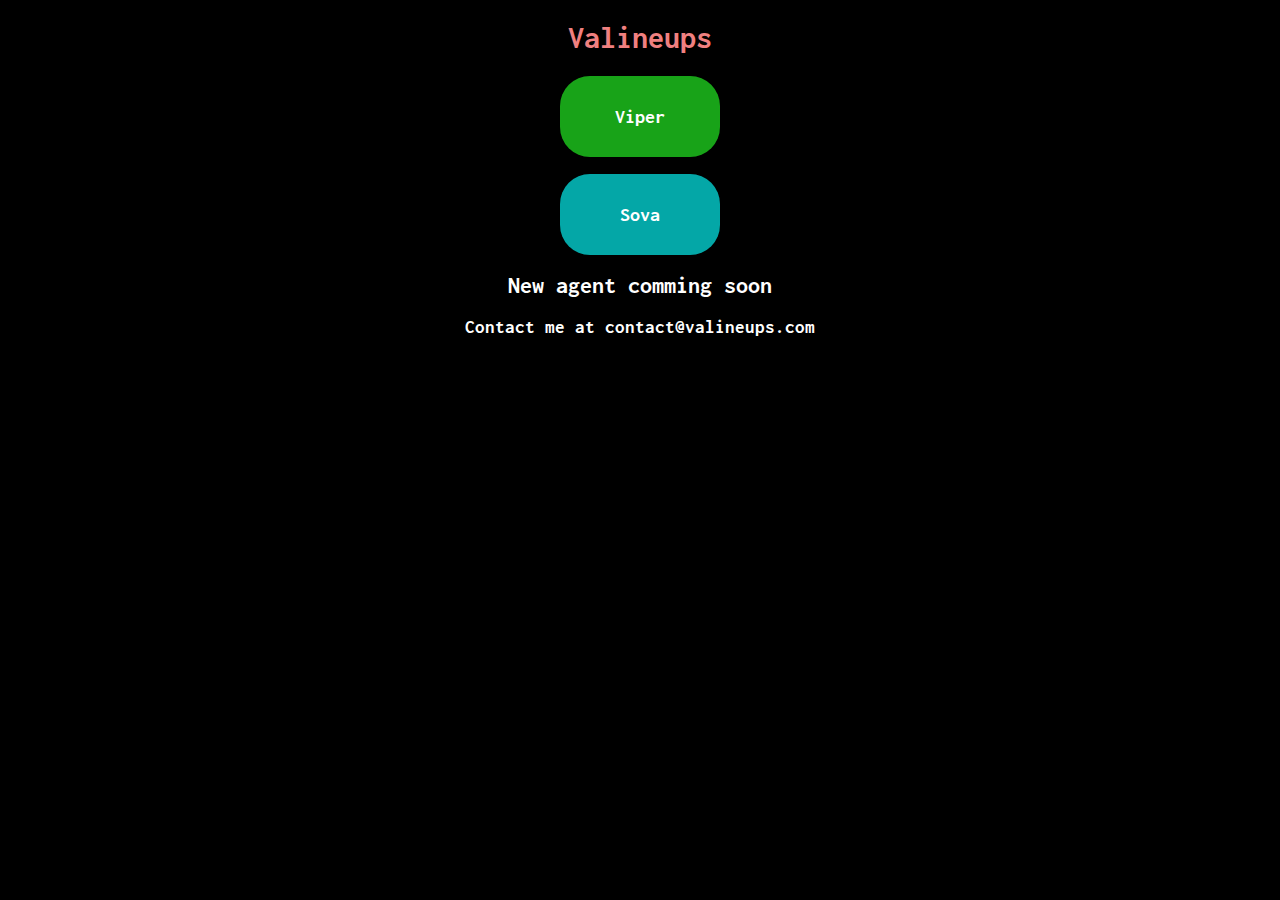
<file: index.html>
<!DOCTYPE html>
<html lang="en">
<head>
    <meta charset="UTF-8">
    <link rel="icon" href="./img/valineups.png" type="image/png">
    <link rel="stylesheet" href="style.css">
    <title>Valineups</title>
</head>
<body>
    <header>
        <h1><a href="./">Valineups</a></h1>
    </header>

    <nav>
        <h2><a id="viper" href="./viper">Viper</a></h2>
        <br>
        <h2><a id="sova" href="./sova">Sova</a></h2>
        <br>
        <h2>New agent comming soon</h2>
        <h3>Contact me at contact@valineups.com</h3>
    </nav>
</body>
</html>
</file>
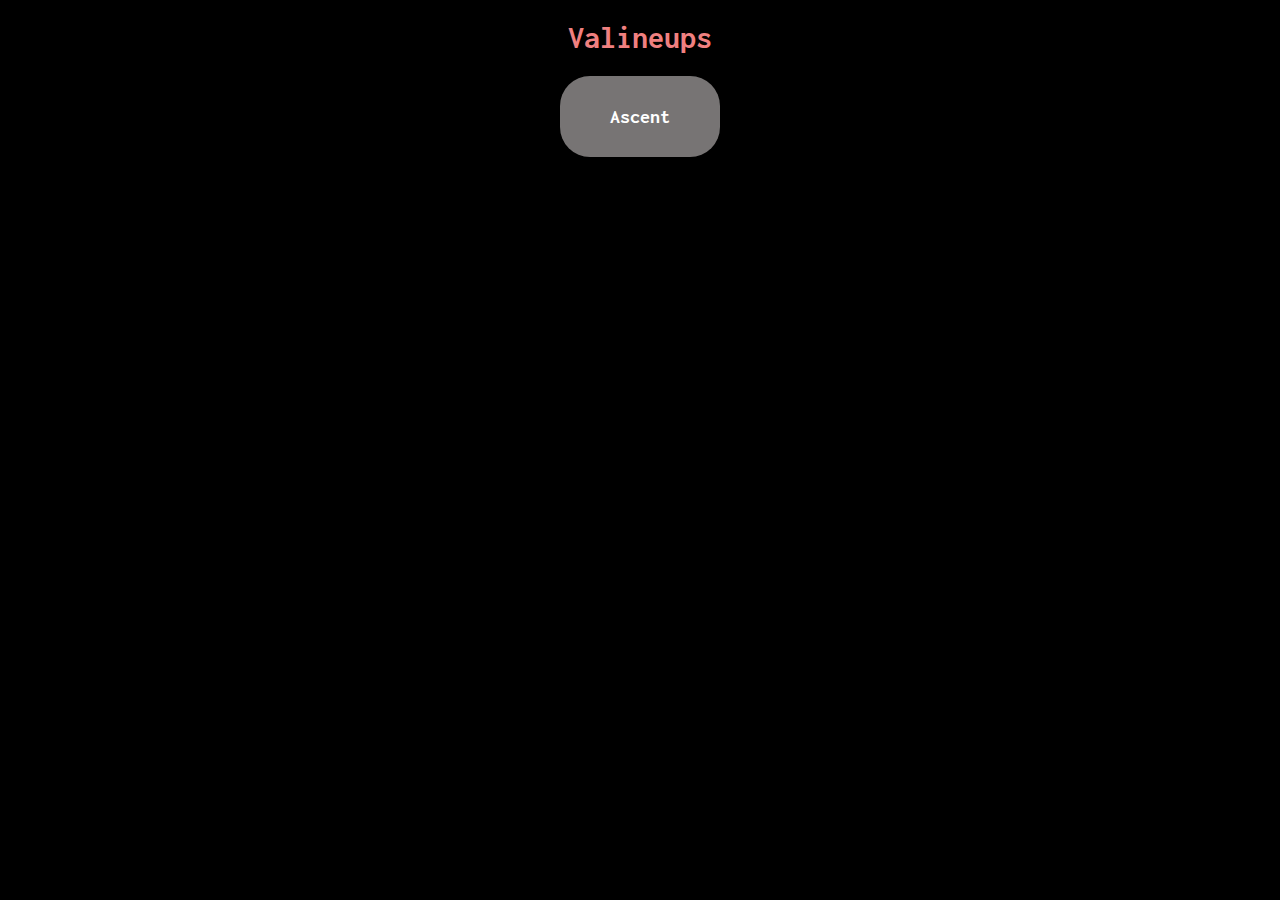
<file: sova/index.html>
<!DOCTYPE html>
<html lang="en">
<head>
    <meta charset="UTF-8">
    <link rel="icon" href="../img/valineups.png" type="image/png">
    <link rel="stylesheet" href="../style.css">
    <title>Valineups</title>
</head>
<body>
    <header>
        <h1><a href="../">Valineups</a></h1>
    </header>

    <nav>
        <h2><a id="ascent" href="./ascent">Ascent</a></h2>
    </nav>
</body>
</html>
</file>
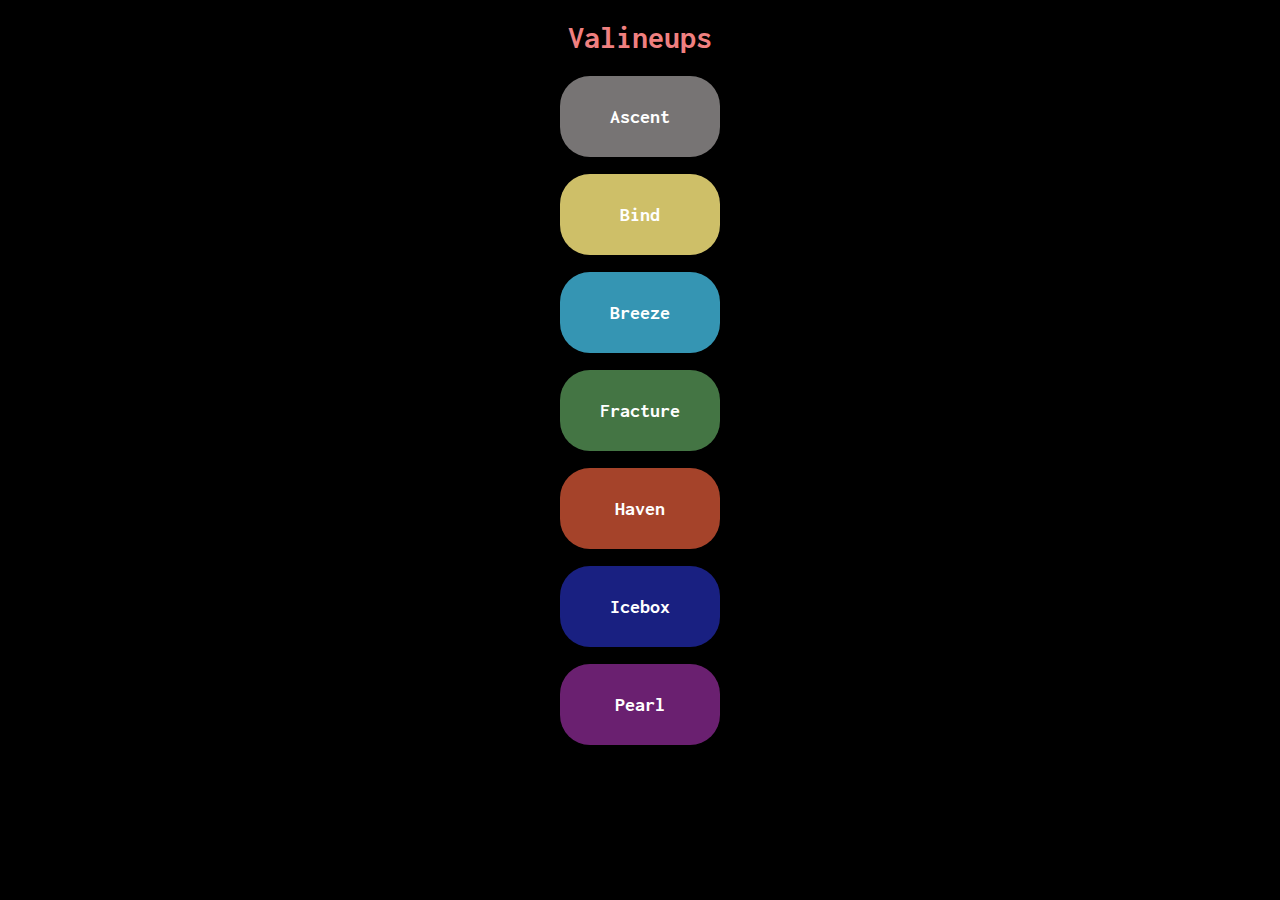
<file: viper/index.html>
<!DOCTYPE html>
<html lang="en">
<head>
    <meta charset="UTF-8">
    <link rel="icon" href="../img/valineups.png" type="image/png">
    <link rel="stylesheet" href="../style.css">
    <title>Valineups</title>
</head>
<body>
    <header>
        <h1><a href="../">Valineups</a></h1>
    </header>

    <nav>
        <h2><a id="ascent" href="./ascent">Ascent</a></h2>
        <br>
        <h2><a id="bind" href="./bind">Bind</a></h2>
        <br>
        <h2><a id="breeze" href="./breeze">Breeze</a></h2>
        <br>
        <h2><a id="fracture" href="./fracture">Fracture</a></h2>
        <br>
        <h2><a id="haven" href="./haven">Haven</a></h2>
        <br>
        <h2><a id="icebox" href="./icebox">Icebox</a></h2>
        <br>
        <h2><a id="pearl" href="./pearl">Pearl</a></h2>
    </nav>
</body>
</html>
</file>
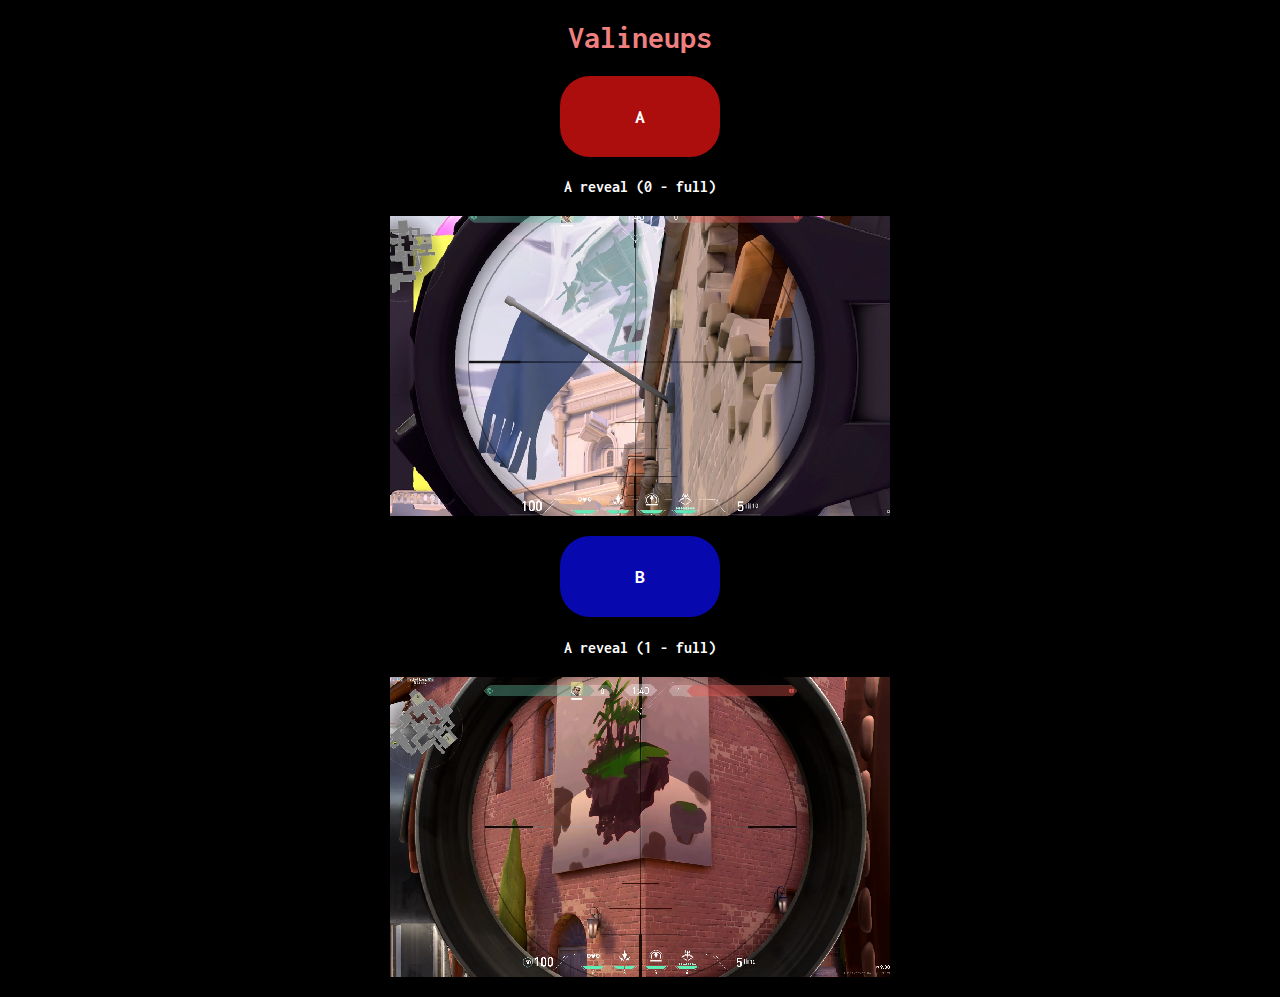
<file: sova/ascent/index.html>
<!DOCTYPE html>
<html lang="en">
<head>
    <meta charset="UTF-8">
    <link rel="icon" href="../../img/valineups.png" type="image/png">
    <link rel="stylesheet" href="../../style.css">
    <link rel="stylesheet" href="./style.css">
    <title>Valineups</title>
</head>
<body>
    <header>
        <h1><a href="../../">Valineups</a></h1>
    </header>

    <nav>
        <h3 id="a" class="site">A</h3>
        <h4>A reveal (0 - full)</h4>
        <div id="ascent-a-1" class="center"></div>
        <h3 id="b" class="site">B</h3>
        <h4>A reveal (1 - full)</h4>
        <div id="ascent-b-1" class="center"></div>
    </nav>
</body>
</html>
</file>
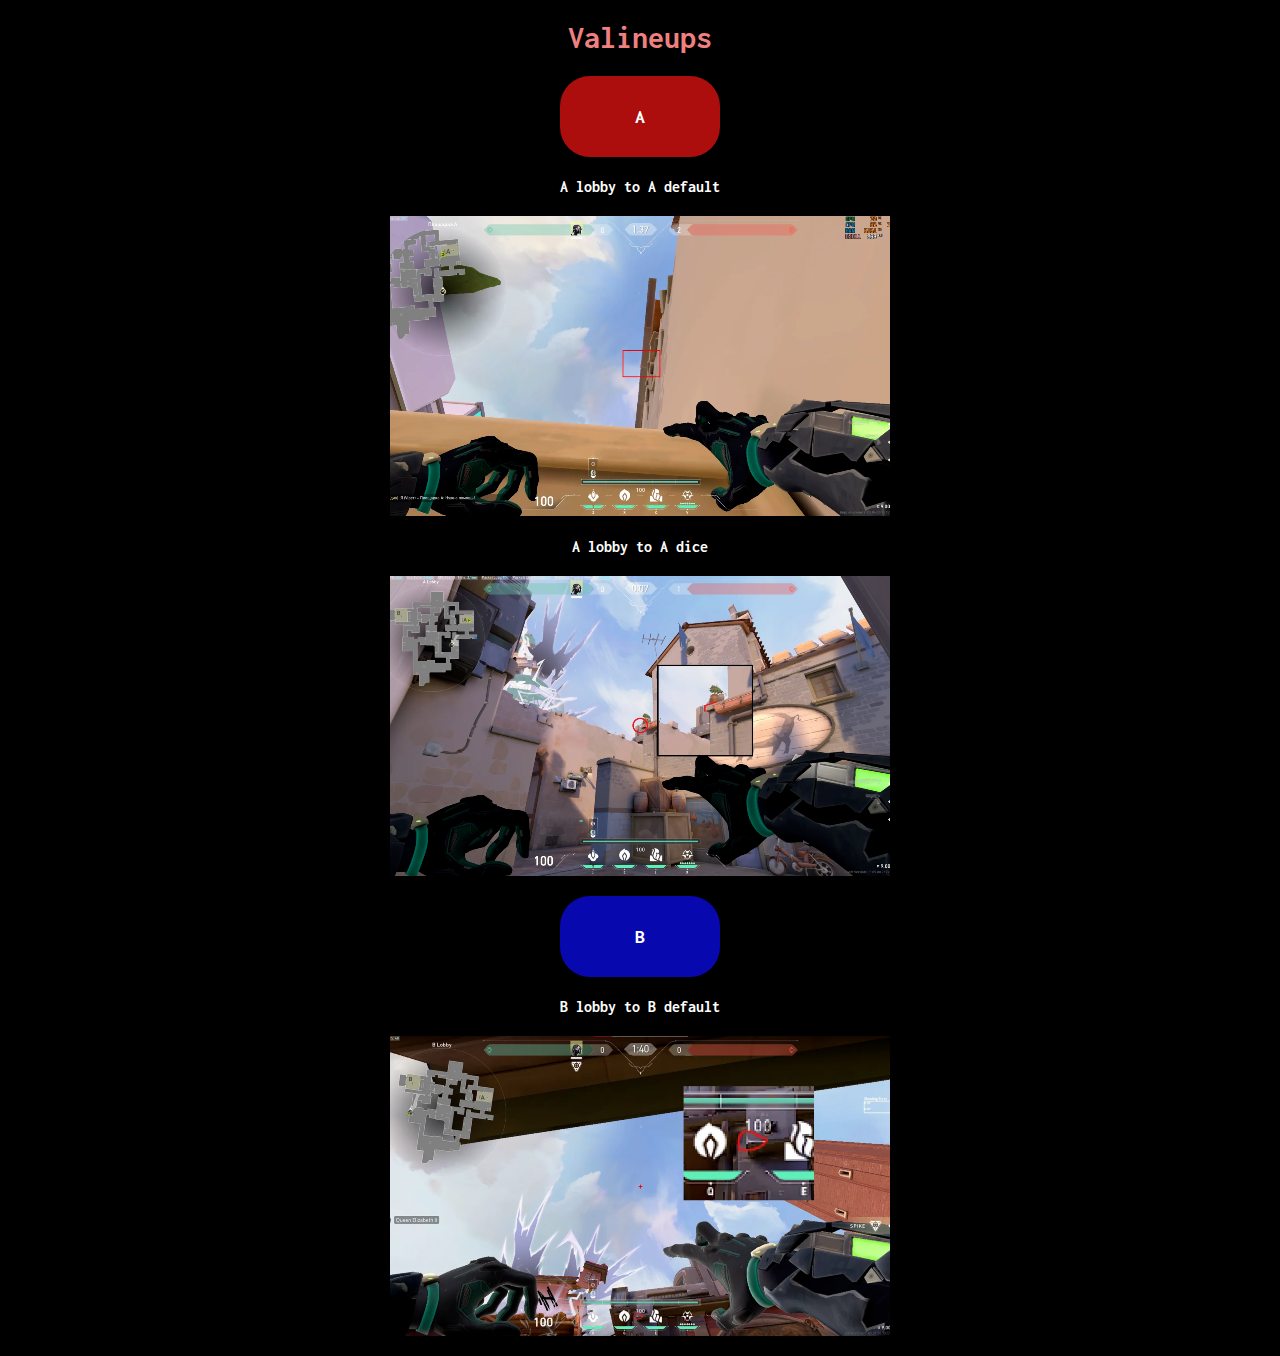
<file: viper/ascent/index.html>
<!DOCTYPE html>
<html lang="en">
<head>
    <meta charset="UTF-8">
    <link rel="icon" href="../../img/valineups.png" type="image/png">
    <link rel="stylesheet" href="../../style.css">
    <link rel="stylesheet" href="./style.css">
    <title>Valineups</title>
</head>
<body>
    <header>
        <h1><a href="../../">Valineups</a></h1>
    </header>

    <nav>
        <h3 id="a" class="site">A</h3>
        <h4>A lobby to A default</h4>
        <div id="ascent-a-1" class="center"></div>
        <h4>A lobby to A dice</h4>
        <div id="ascent-a-2" class="center"></div>
        <h3 id="b" class="site">B</h3>
        <h4>B lobby to B default</h4>
        <div id="ascent-b-1" class="center"></div>
    </nav>
</body>
</html>
</file>
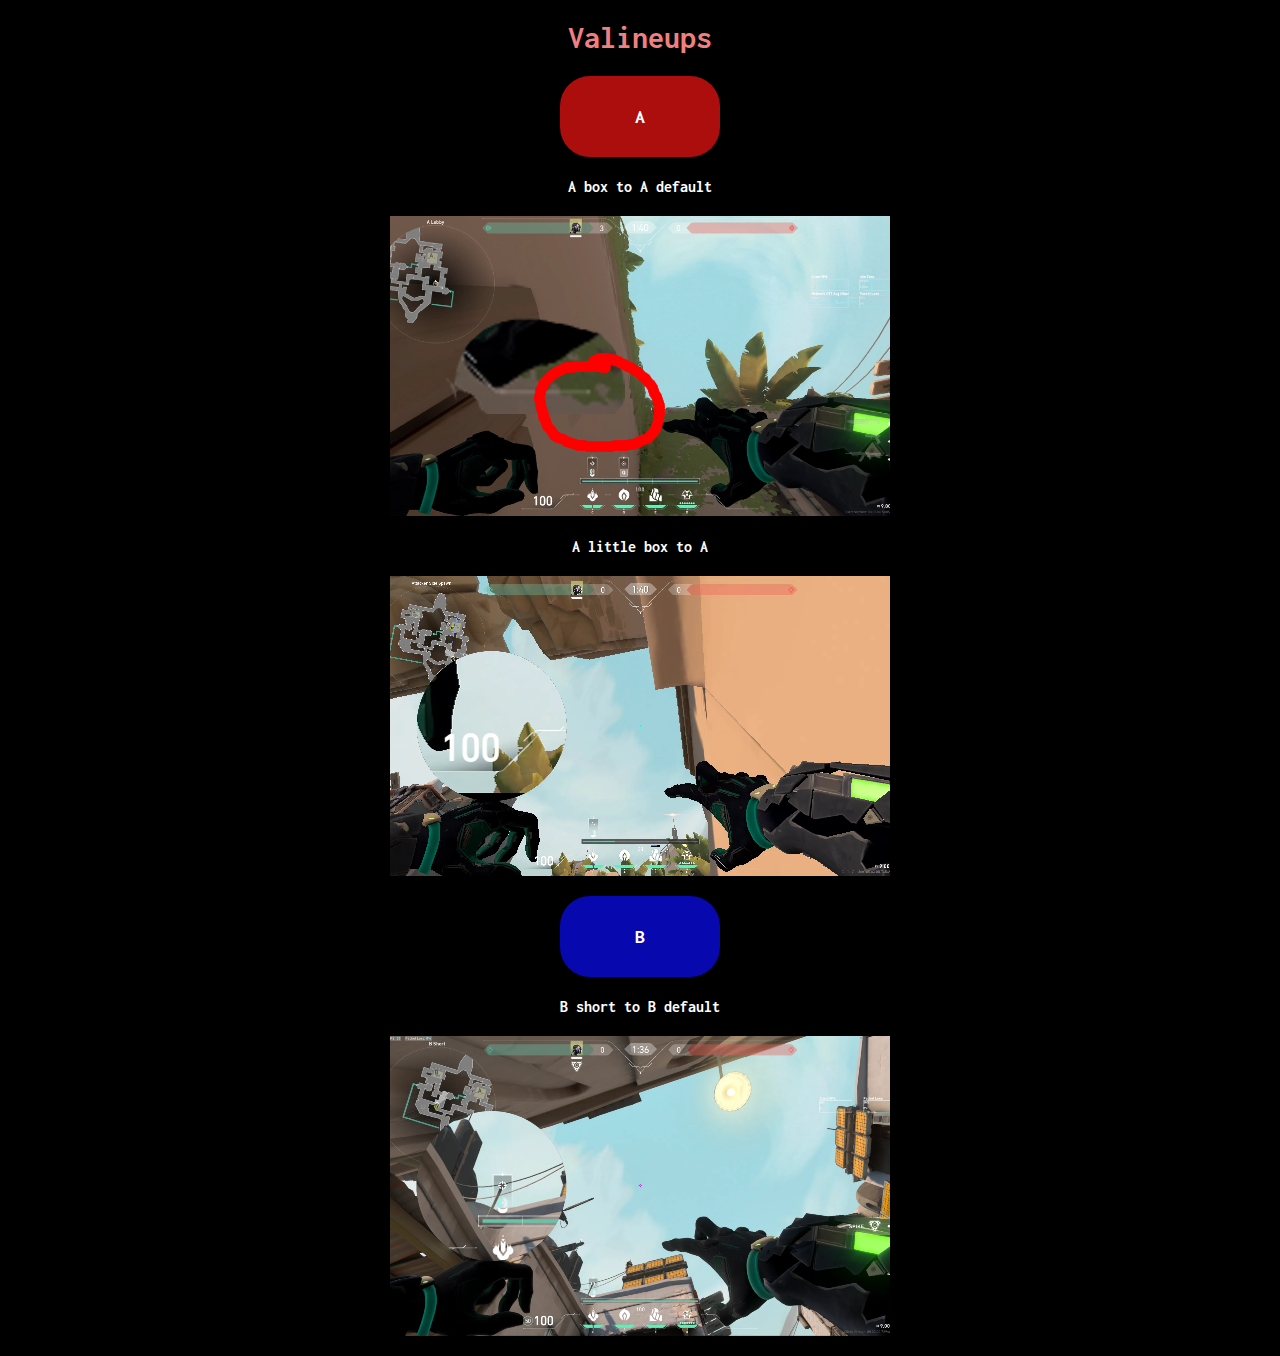
<file: viper/bind/index.html>
<!DOCTYPE html>
<html lang="en">
<head>
    <meta charset="UTF-8">
    <link rel="icon" href="../../img/valineups.png" type="image/png">
    <link rel="stylesheet" href="../../style.css">
    <link rel="stylesheet" href="./style.css">
    <title>Valineups</title>
</head>
<body>
    <header>
        <h1><a href="../../">Valineups</a></h1>
    </header>

    <nav>
        <h3 id="a" class="site">A</h3>
        <h4>A box to A default</h4>
        <div id="bind-a-1" class="center"></div>
        <h4>A little box to A</h4>
        <div id="bind-a-2" class="center"></div>
        <h3 id="b" class="site">B</h3>
        <h4>B short to B default</h4>
        <div id="bind-b-1" class="center"></div>
    </nav>
</body>
</html>
</file>
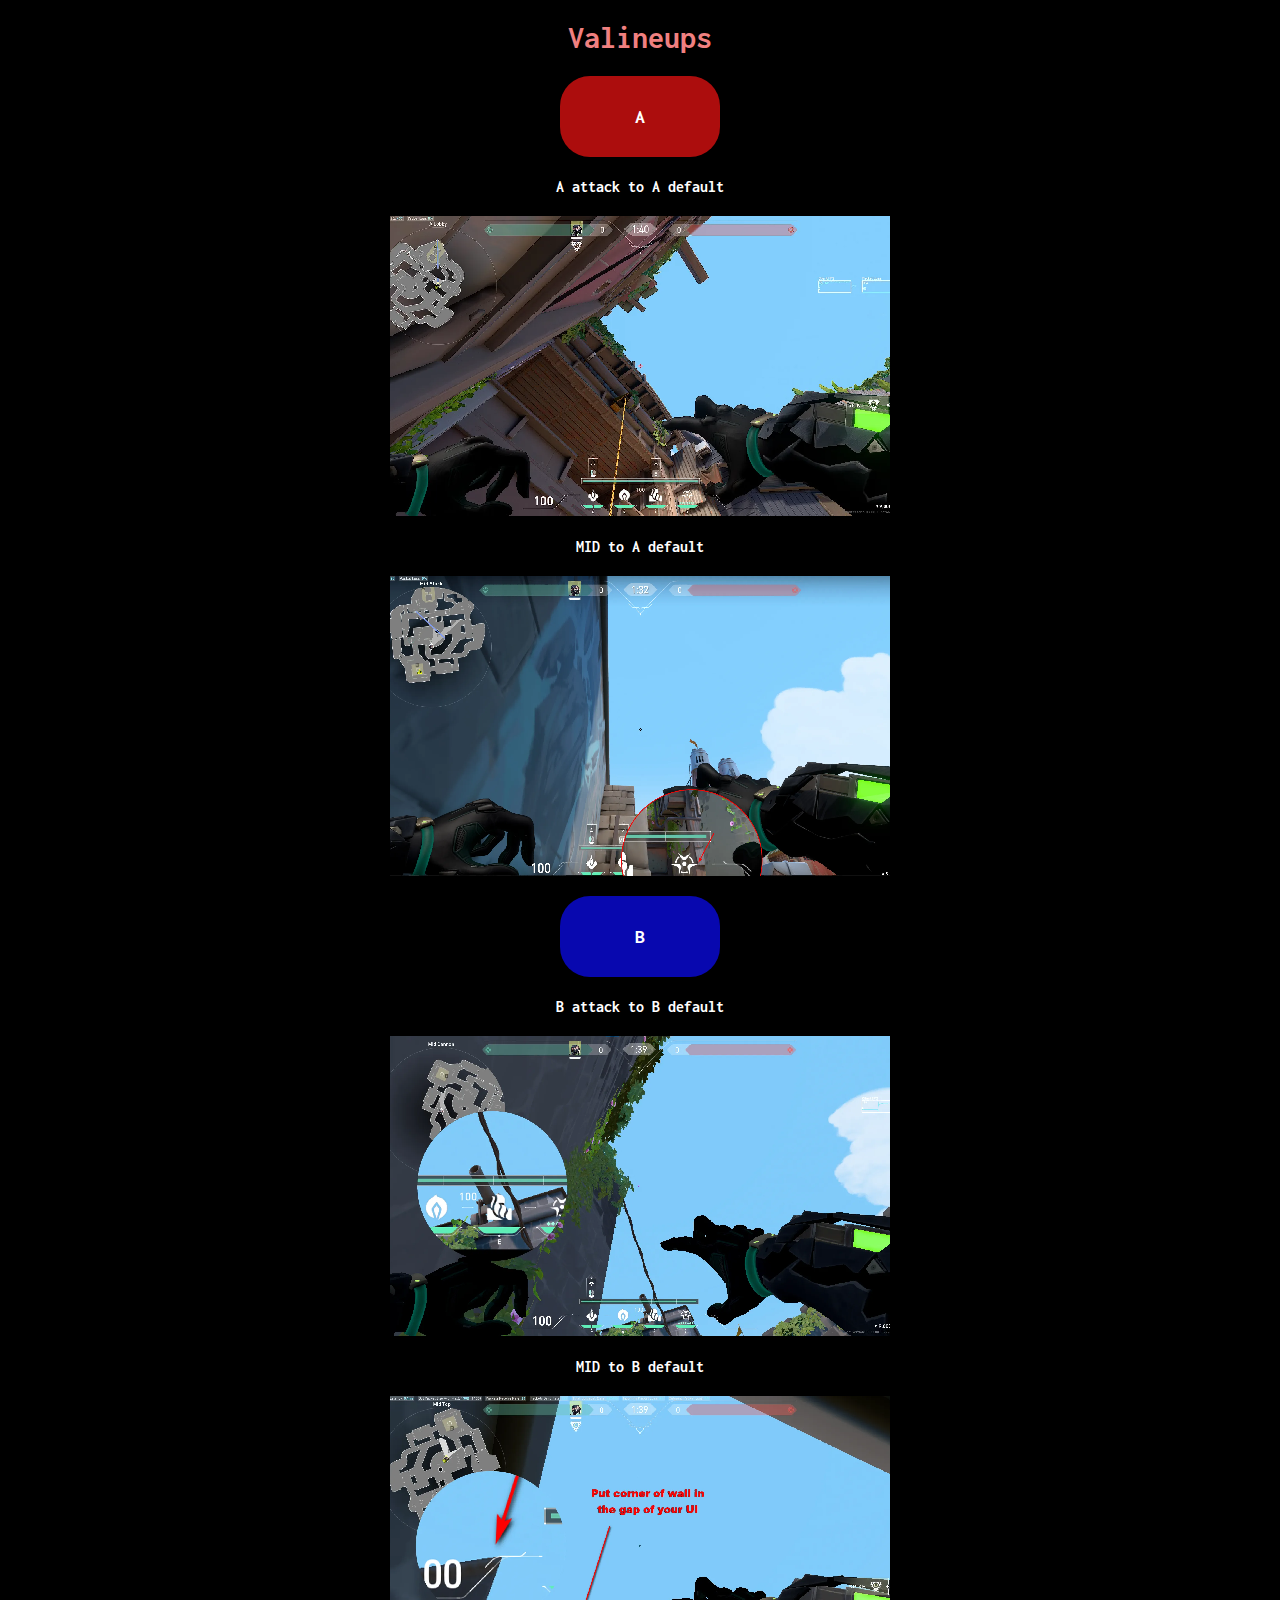
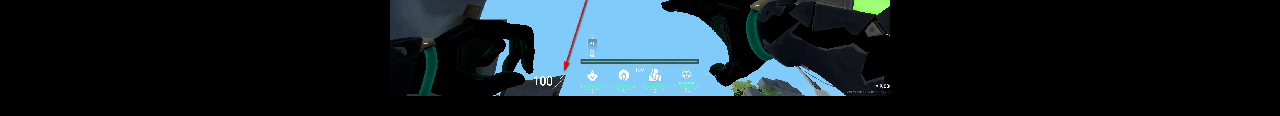
<file: viper/breeze/index.html>
<!DOCTYPE html>
<html lang="en">
<head>
    <meta charset="UTF-8">
    <link rel="icon" href="../../img/valineups.png" type="image/png">
    <link rel="stylesheet" href="../../style.css">
    <link rel="stylesheet" href="./style.css">
    <title>Valineups</title>
</head>
<body>
    <header>
        <h1><a href="../../">Valineups</a></h1>
    </header>

    <nav>
        <h3 id="a" class="site">A</h3>
        <h4>A attack to A default</h4>
        <div id="breeze-a-1" class="center"></div>
        <h4>MID to A default</h4>
        <div id="breeze-a-2" class="center"></div>
        <h3 id="b" class="site">B</h3>
        <h4>B attack to B default</h4>
        <div id="breeze-b-1" class="center"></div>
        <h4>MID to B default</h4>
        <div id="breeze-b-2" class="center"></div>
    </nav>
</body>
</html>
</file>
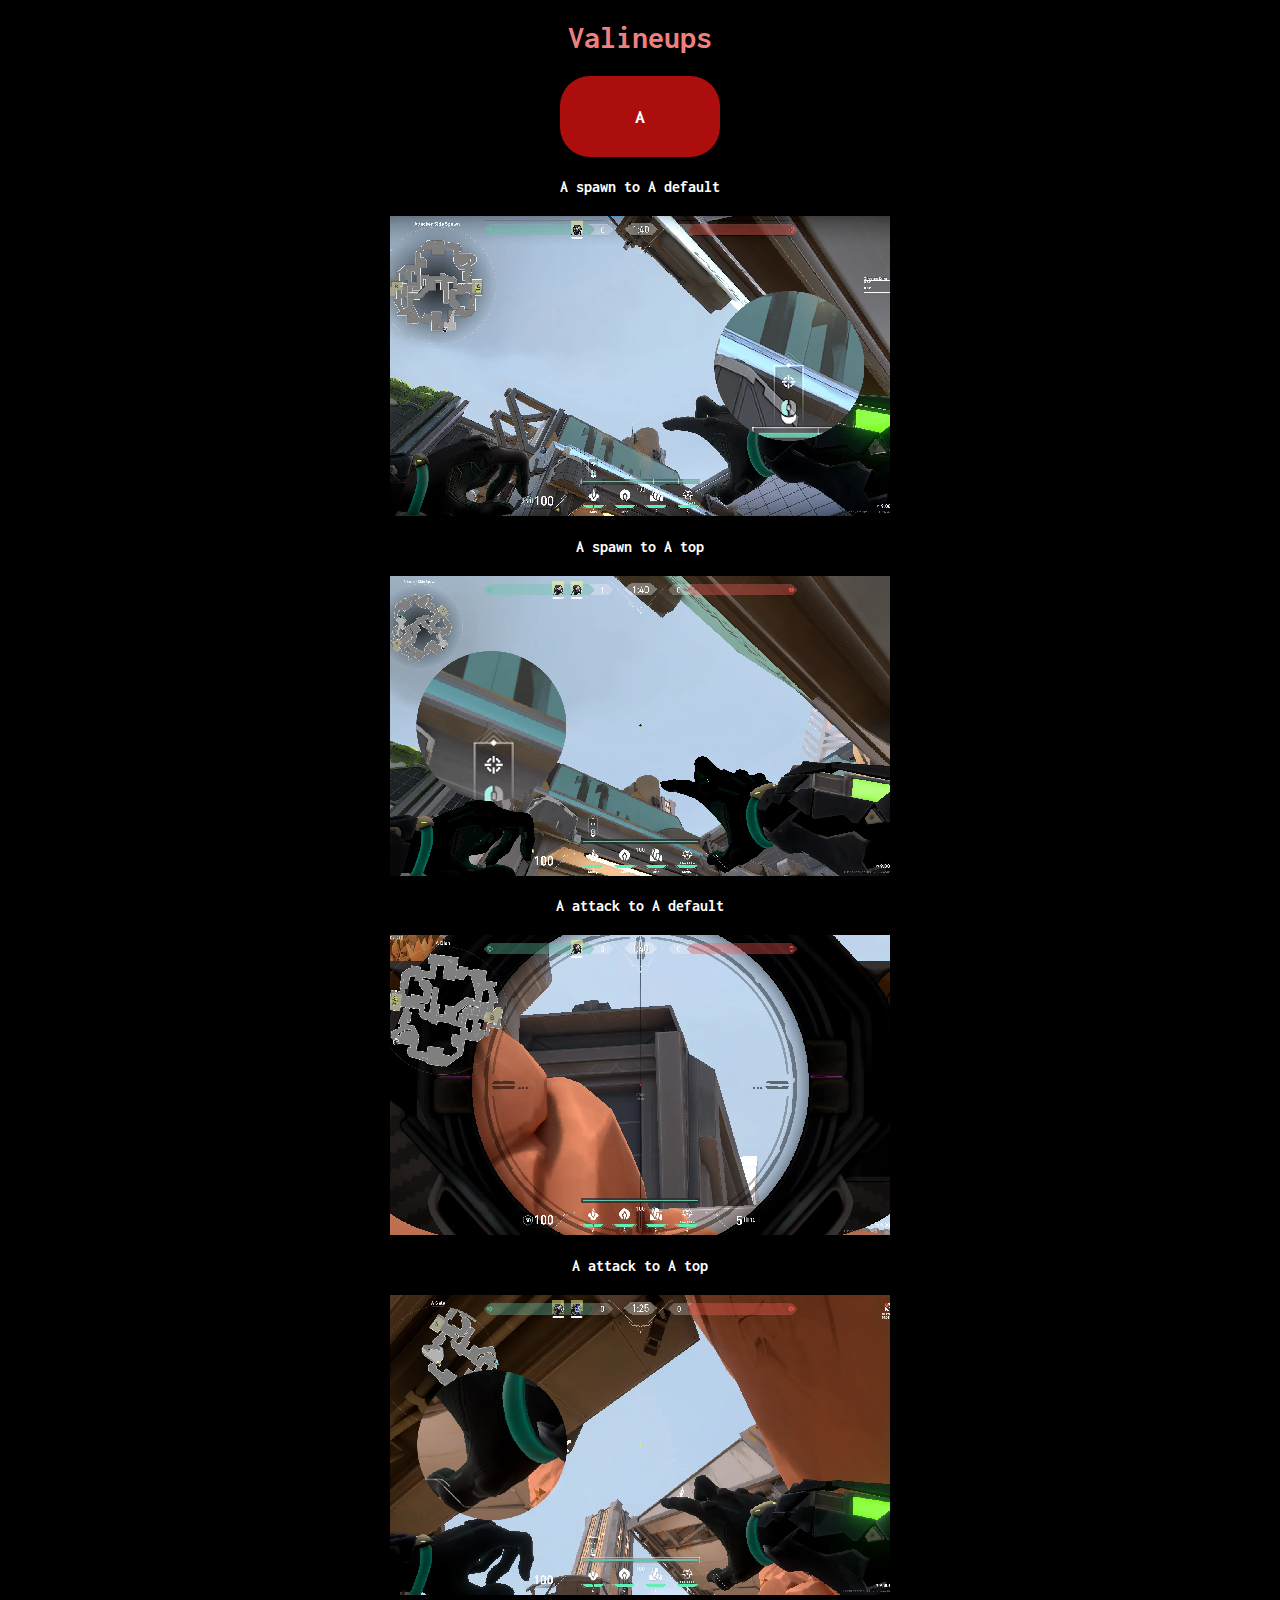
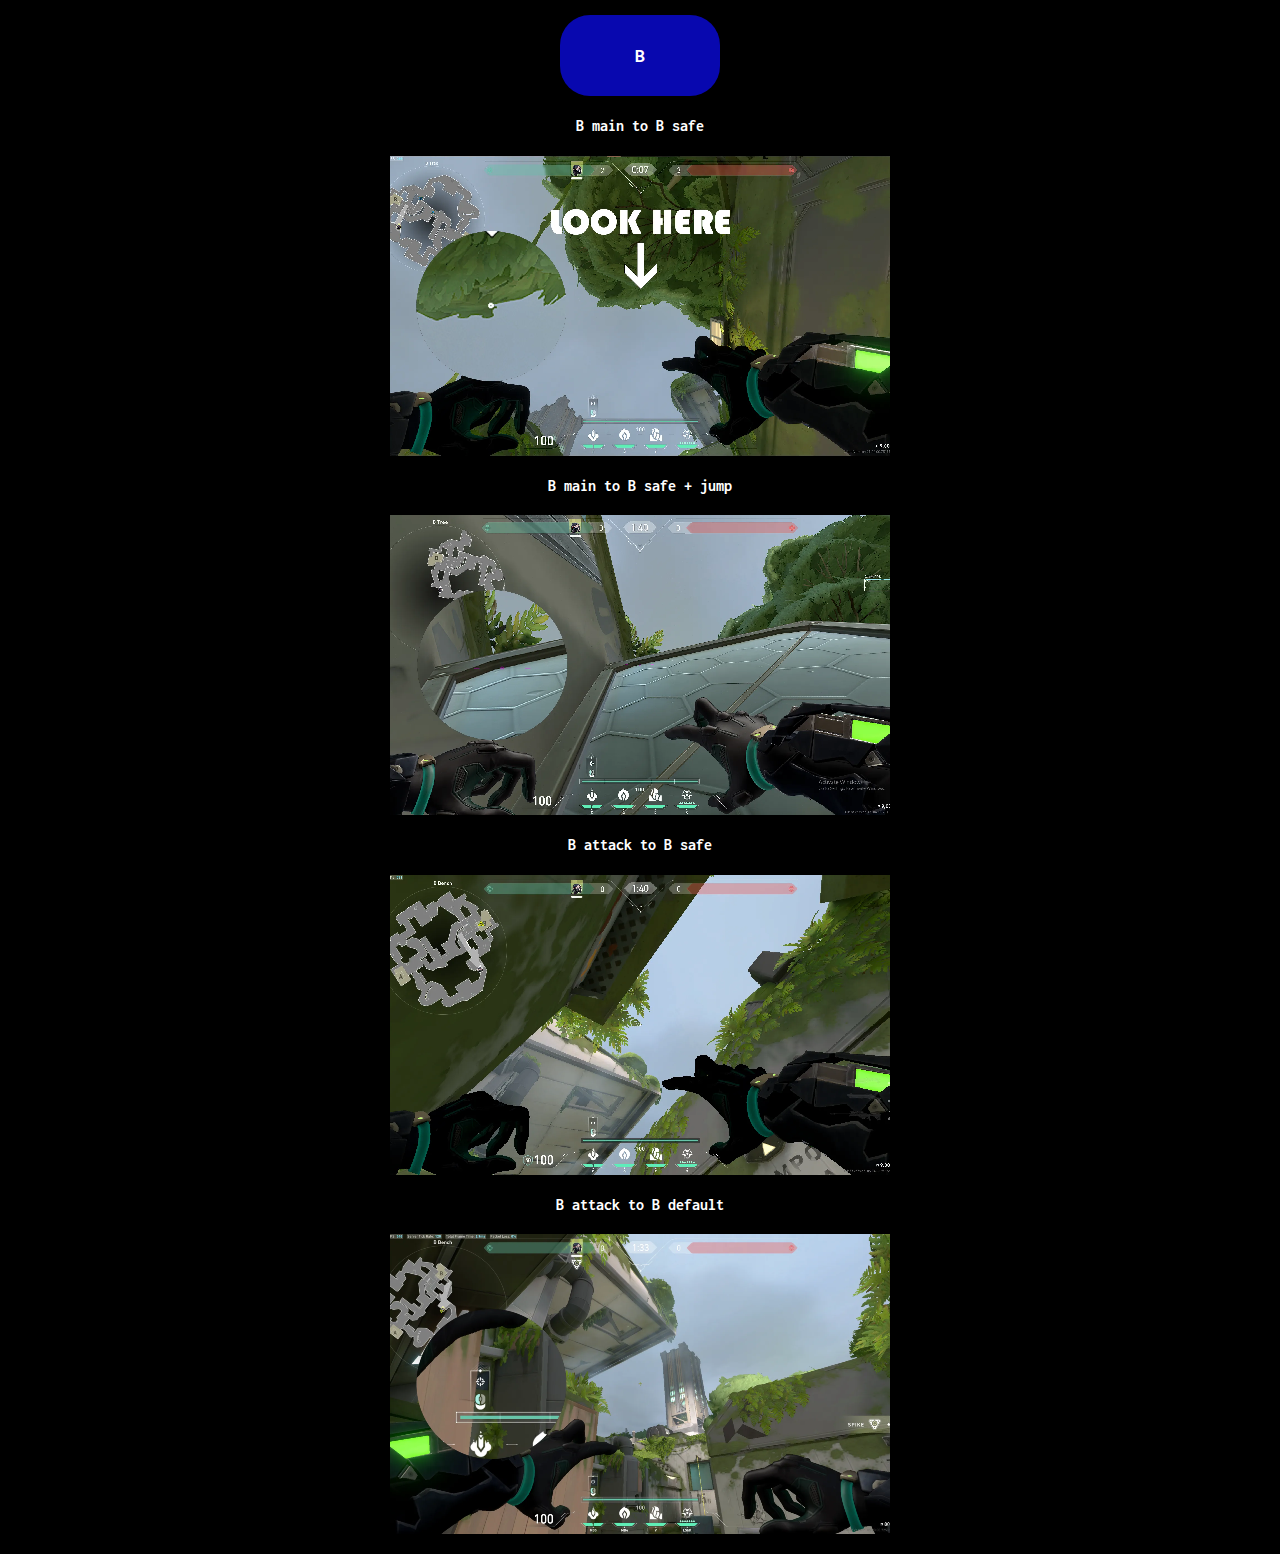
<file: viper/fracture/index.html>
<!DOCTYPE html>
<html lang="en">
<head>
    <meta charset="UTF-8">
    <link rel="icon" href="../../img/valineups.png" type="image/png">
    <link rel="stylesheet" href="../../style.css">
    <link rel="stylesheet" href="./style.css">
    <title>Valineups</title>
</head>
<body>
    <header>
        <h1><a href="../../">Valineups</a></h1>
    </header>

    <nav>
        <h3 id="a" class="site">A</h3>
        <h4>A spawn to A default</h4>
        <div id="fracture-a-1" class="center"></div>
        <h4>A spawn to A top</h4>
        <div id="fracture-a-2" class="center"></div>
        <h4>A attack to A default</h4>
        <div id="fracture-a-3" class="center"></div>
        <h4>A attack to A top</h4>
        <div id="fracture-a-4" class="center"></div>
        <h3 id="b" class="site">B</h3>
        <h4>B main to B safe</h4>
        <div id="fracture-b-1" class="center"></div>
        <h4>B main to B safe + jump</h4>
        <div id="fracture-b-2" class="center"></div>
        <h4>B attack to B safe</h4>
        <div id="fracture-b-3" class="center"></div>
        <h4>B attack to B default</h4>
        <div id="fracture-b-4" class="center"></div>
    </nav>
</body>
</html>
</file>
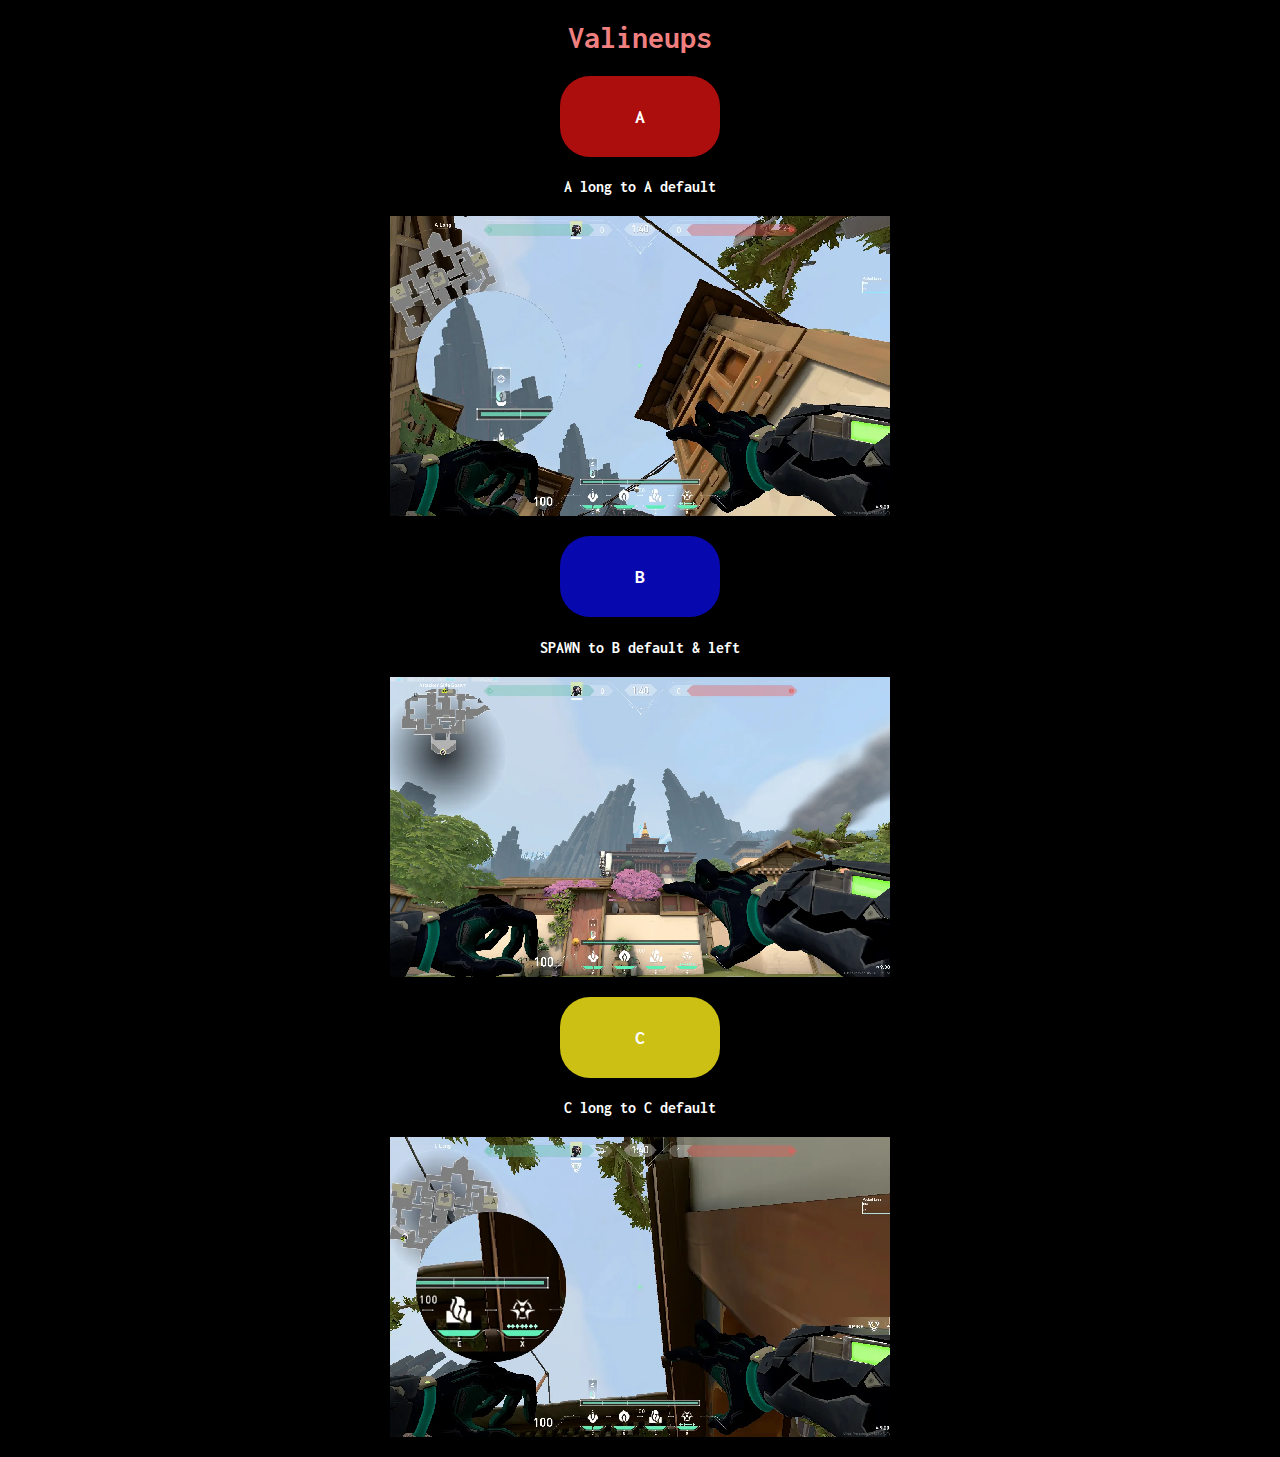
<file: viper/haven/index.html>
<!DOCTYPE html>
<html lang="en">
<head>
    <meta charset="UTF-8">
    <link rel="icon" href="../../img/valineups.png" type="image/png">
    <link rel="stylesheet" href="../../style.css">
    <link rel="stylesheet" href="./style.css">
    <title>Valineups</title>
</head>
<body>
    <header>
        <h1><a href="../../">Valineups</a></h1>
    </header>

    <nav>
        <h3 id="a" class="site">A</h3>
        <h4>A long to A default</h4>
        <div id="haven-a-1" class="center"></div>
        <h3 id="b" class="site">B</h3>
        <h4>SPAWN to B default & left</h4>
        <div id="haven-b-1" class="center"></div>
        <h3 id="c" class="site">C</h3>
        <h4>C long to C default</h4>
        <div id="haven-c-1" class="center"></div>
    </nav>
</body>
</html>
</file>
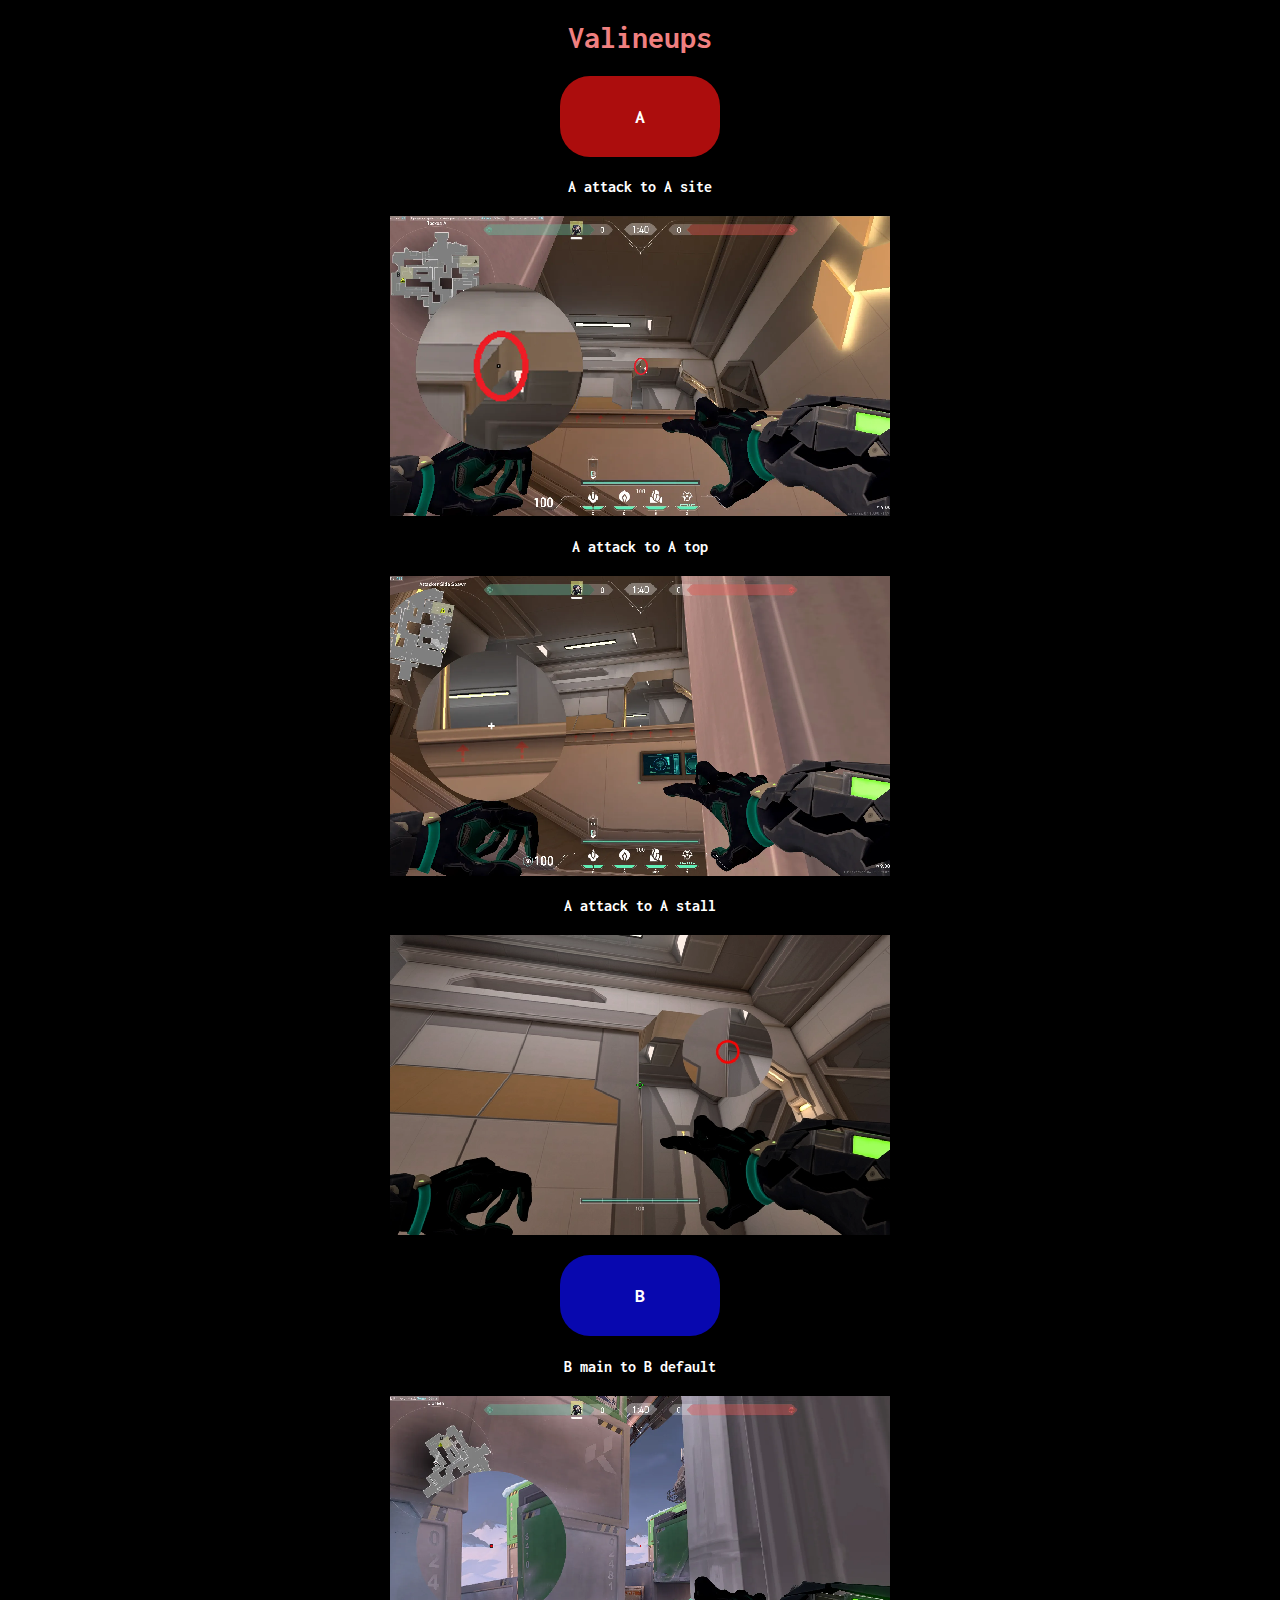
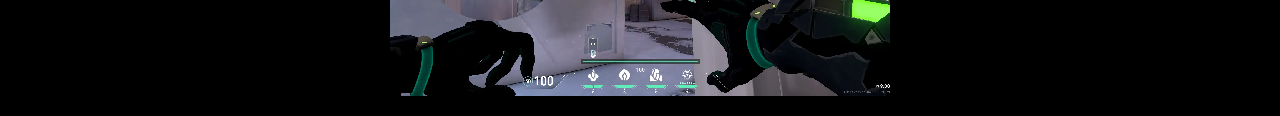
<file: viper/icebox/index.html>
<!DOCTYPE html>
<html lang="en">
<head>
    <meta charset="UTF-8">
    <link rel="icon" href="../../img/valineups.png" type="image/png">
    <link rel="stylesheet" href="../../style.css">
    <link rel="stylesheet" href="./style.css">
    <title>Valineups</title>
</head>
<body>
    <header>
        <h1><a href="../../">Valineups</a></h1>
    </header>

    <nav>
        <h3 id="a" class="site">A</h3>
        <h4>A attack to A site</h4>
        <div id="icebox-a-1" class="center"></div>
        <h4>A attack to A top</h4>
        <div id="icebox-a-2" class="center"></div>
        <h4>A attack to A stall</h4>
        <div id="icebox-a-3" class="center"></div>
        <h3 id="b" class="site">B</h3>
        <h4>B main to B default</h4>
        <div id="icebox-b-1" class="center"></div>
    </nav>
</body>
</html>
</file>
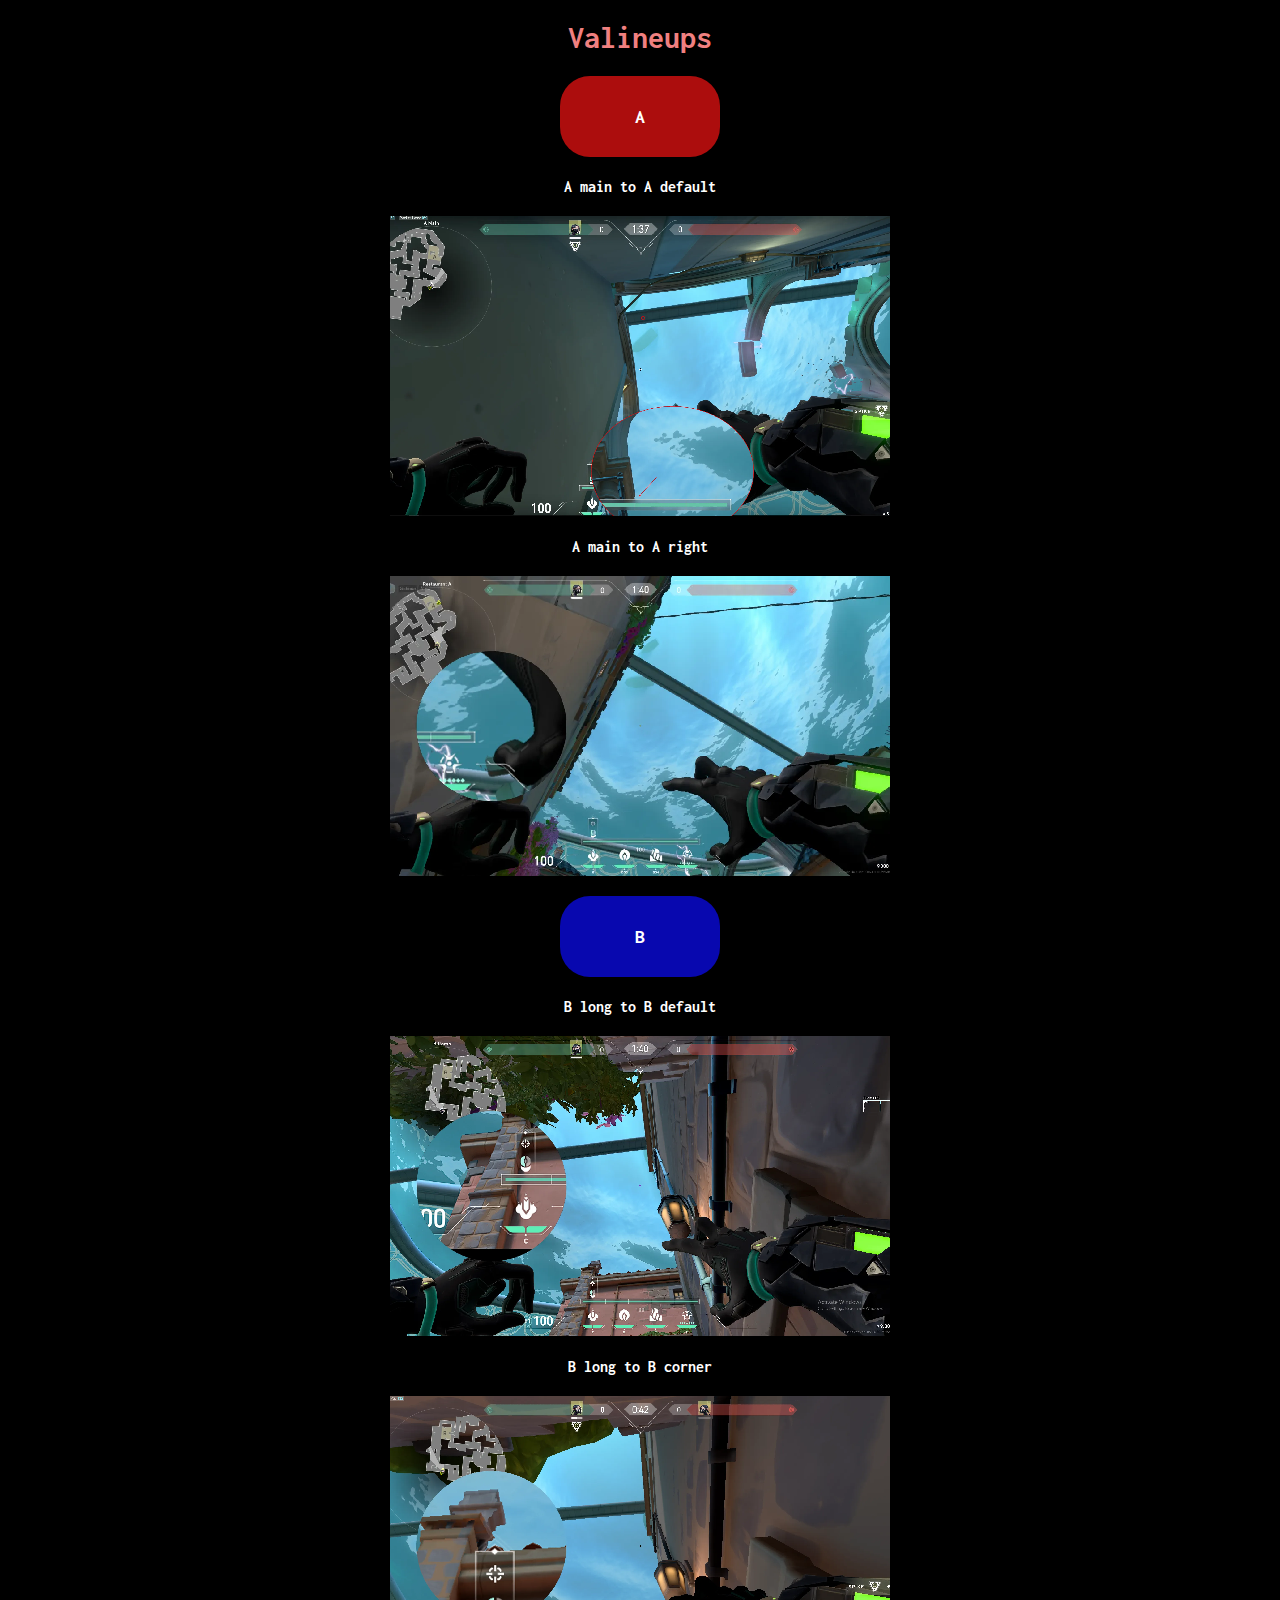
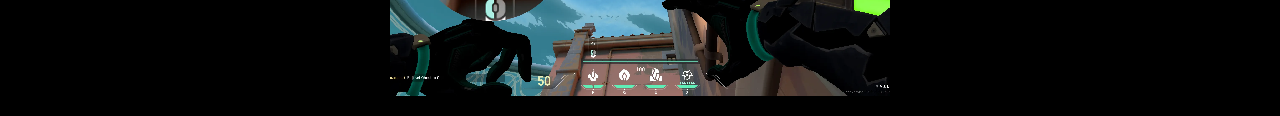
<file: viper/pearl/index.html>
<!DOCTYPE html>
<html lang="en">
<head>
    <meta charset="UTF-8">
    <link rel="icon" href="../../img/valineups.png" type="image/png">
    <link rel="stylesheet" href="../../style.css">
    <link rel="stylesheet" href="./style.css">
    <title>Valineups</title>
</head>
<body>
    <header>
        <h1><a href="../../">Valineups</a></h1>
    </header>

    <nav>
        <h3 id="a" class="site">A</h3>
        <h4>A main to A default</h4>
        <div id="pearl-a-1" class="center"></div>
        <h4>A main to A right</h4>
        <div id="pearl-a-2" class="center"></div>
        <h3 id="b" class="site">B</h3>
        <h4>B long to B default</h4>
        <div id="pearl-b-1" class="center"></div>
        <h4>B long to B corner</h4>
        <div id="pearl-b-2" class="center"></div>
    </nav>
</body>
</html>
</file>
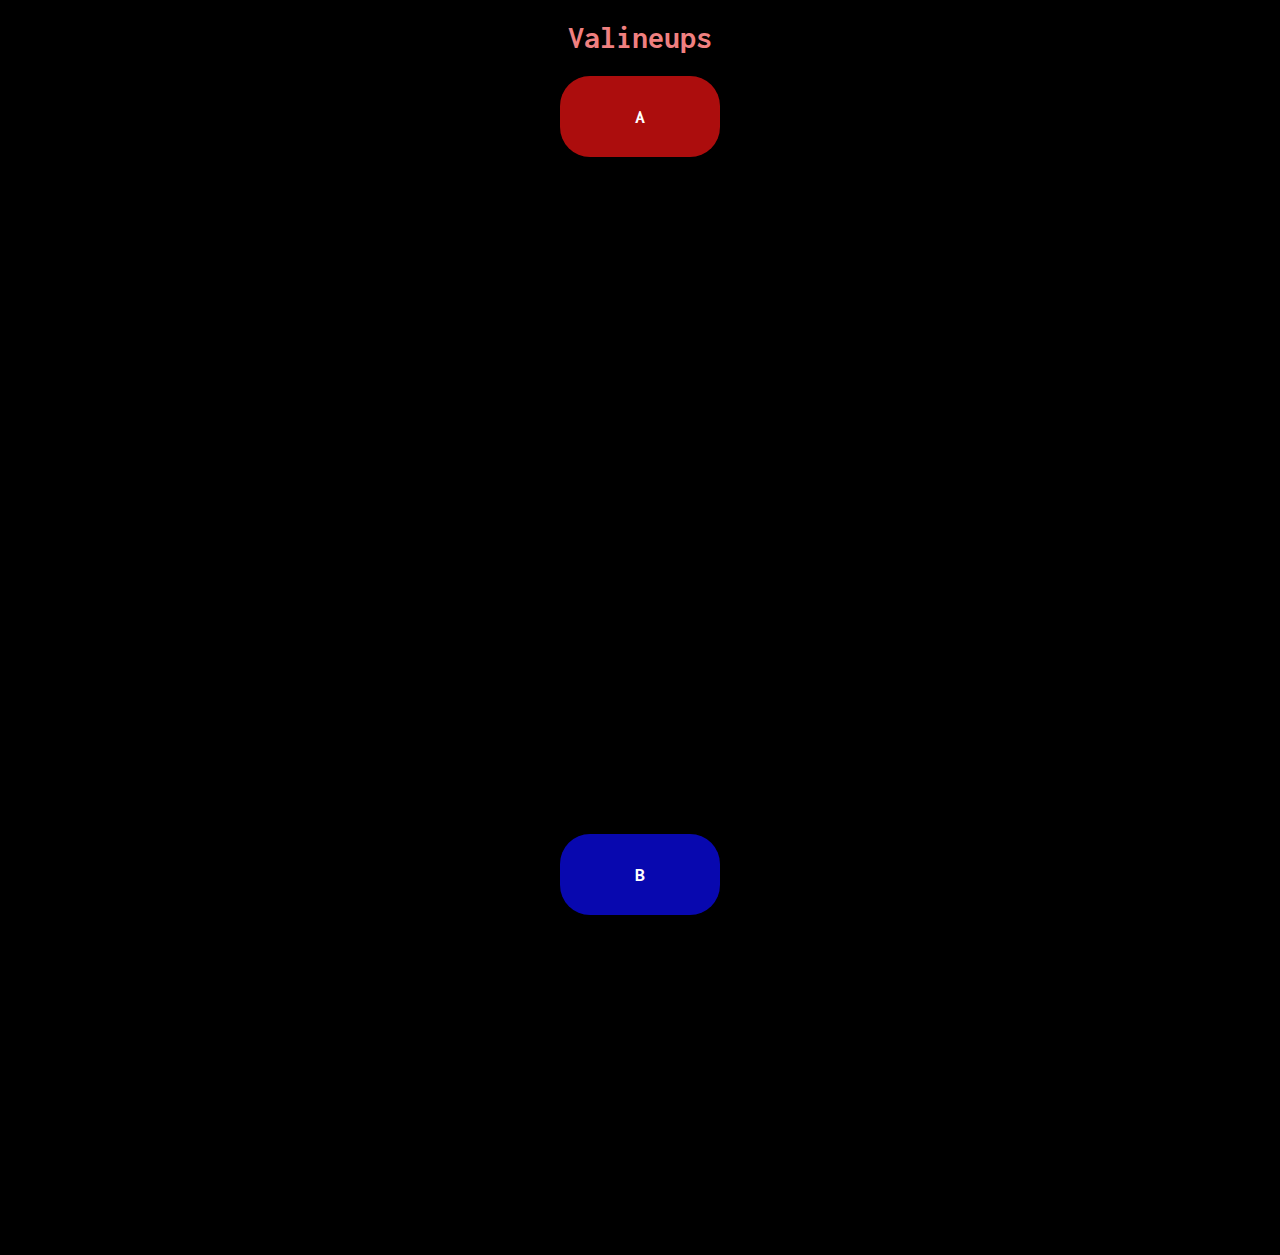
<file: viper/ascent/ascent.html>
<!DOCTYPE html>
<html lang="en">
<head>
    <meta charset="UTF-8">
    <link rel="icon" href="../../img/valineups.png" type="image/png">
    <link rel="stylesheet" href="../../style.css">
    <title>Valineups</title>
</head>
<body>
    <header>
        <h1><a href="../../index.html">Valineups</a></h1>
    </header>

    <nav>
        <h3 id="a" class="site">A</h3>
        <br>
        <div id="ascent-a-1" class="center"></div>
        <div id="ascent-a-2" class="center"></div>
        <br>
        <h3 id="b" class="site">B</h3>
        <br>
        <div id="ascent-b-1" class="center"></div>
    </nav>
</body>
</html>
</file>
<file: style.css>
@import url('https://fonts.googleapis.com/css2?family=Inconsolata&display=swap');
html, body {
    background-color: black;
    color: white;
    font-family: 'Inconsolata', monospace;
    padding: 0px;
    margin: 0px;
    text-align: center;
}

a:hover {
    text-decoration: underline;
}

header a {
    color: lightcoral;
    text-decoration: none;
}

header a:hover {
    color: rgb(233, 79, 79);
}

h2 {
    margin: 0px;
}

nav a {
    color: white;
    text-decoration: none;
    font-size: 20px;
    display: inline-block;
    padding: 30px;
    border-radius: 30px;
    width: 100px;
}

.site {
    color: white;
    text-decoration: none;
    font-size: 20px;
    display: inline-block;
    padding: 30px;
    border-radius: 30px;
    width: 100px;
    margin: 0px;
}

#viper {
    background-color: rgb(24, 163, 24);
}

#sova {
    background-color: rgb(4, 167, 167);
}

#ascent {
    background-color: rgb(119, 116, 116);
}

#bind {
    background-color: rgb(206, 191, 104);
}

#breeze {
    background-color: rgb(53, 149, 179);
}

#fracture {
    background-color: rgb(68, 117, 68);
}

#haven {
    background-color: rgb(165, 67, 42);
}

#icebox {
    background-color: rgb(25, 32, 129);
}

#pearl {
    background-color: rgb(106, 32, 112);
}

#a {
    background-color: rgb(172, 13, 13);
}

#b {
    background-color: rgb(8, 8, 175);
}

#c {
    background-color: rgb(204, 192, 21)
}

nav div {
    width: 500px;
    height: 300px;
    margin-top: 20px;
    margin-bottom: 20px;
}

.center {
    display: block;
    margin-left: auto;
    margin-right: auto;
  }
</file>
<file: sova/ascent/style.css>
#ascent-a-1 {
    background-image: url("./img/a-reveal-2.png");
        
}

#ascent-a-1:hover {
    background-image: url("./img/a-reveal-1.png");
        
}

#ascent-b-1 {
    background-image: url("./img/b-reveal-2.png");
        
}

#ascent-b-1:hover {
    background-image: url("./img/b-reveal-1.png");
        
}
</file>
<file: viper/ascent/style.css>
#ascent-a-1 {
    background-image: url("./img/a-lobby-to-a-default-2.png");
        
}

#ascent-a-1:hover {
    background-image: url("./img/a-lobby-to-a-default-1.png");
        
}

#ascent-a-2 {
    background-image: url("./img/a-lobby-to-a-dice-2.png");
        
}

#ascent-a-2:hover {
    background-image: url("./img/a-lobby-to-a-dice-1.png");
        
}

#ascent-b-1 {
    background-image: url("./img/b-lobby-to-b-default-2.png");
        
}

#ascent-b-1:hover {
    background-image: url("./img/b-lobby-to-b-default-1.png");
        
}
</file>
<file: viper/bind/style.css>
#bind-a-1 {
    background-image: url("./img/a-box-to-a-default-2.png");
        
}

#bind-a-1:hover {
    background-image: url("./img/a-box-to-a-default-1.png");
        
}

#bind-a-2 {
    background-image: url("./img/a-little-box-to-a-2.png");
        
}

#bind-a-2:hover {
    background-image: url("./img/a-little-box-to-a-1.png");
        
}

#bind-b-1 {
    background-image: url("./img/b-short-to-b-default-2.png");
        
}

#bind-b-1:hover {
    background-image: url("./img/b-short-to-b-default-1.png");
        
}
</file>
<file: viper/breeze/style.css>
#breeze-a-1 {
    background-image: url("./img/a-attack-to-a-default-2.png");
        
}

#breeze-a-1:hover {
    background-image: url("./img/a-attack-to-a-default-1.png");
        
}

#breeze-a-2 {
    background-image: url("./img/mid-to-a-default-2.png");
        
}

#breeze-a-2:hover {
    background-image: url("./img/mid-to-a-default-1.png");
        
}

#breeze-b-1 {
    background-image: url("./img/b-attack-to-b-default-2.png");
        
}

#breeze-b-1:hover {
    background-image: url("./img/b-attack-to-b-default-1.png");
        
}

#breeze-b-2 {
    background-image: url("./img/mid-to-b-default-2.png");
        
}

#breeze-b-2:hover {
    background-image: url("./img/mid-to-b-default-1.png");
        
}
</file>
<file: viper/fracture/style.css>
#fracture-a-1 {
    background-image: url("./img/a-spawn-to-a-default-2.png");
        
}

#fracture-a-1:hover {
    background-image: url("./img/a-spawn-to-a-default-1.png");
        
}

#fracture-a-2 {
    background-image: url("./img/a-spawn-to-a-top-2.png");
        
}

#fracture-a-2:hover {
    background-image: url("./img/a-spawn-to-a-top-1.png");
        
}

#fracture-a-3 {
    background-image: url("./img/a-attack-to-a-default-2.png");
        
}

#fracture-a-3:hover {
    background-image: url("./img/a-attack-to-a-default-1.png");
        
}

#fracture-a-4 {
    background-image: url("./img/a-attack-to-a-top-2.png");
        
}

#fracture-a-4:hover {
    background-image: url("./img/a-attack-to-a-top-1.png");
        
}

#fracture-b-1 {
    background-image: url("./img/b-main-to-b-safe-2.png");
        
}

#fracture-b-1:hover {
    background-image: url("./img/b-main-to-b-safe-1.png");
        
}

#fracture-b-2 {
    background-image: url("./img/b-main-to-b-safe-jump-2.png");
        
}

#fracture-b-2:hover {
    background-image: url("./img/b-main-to-b-safe-jump-1.png");
        
}

#fracture-b-3 {
    background-image: url("./img/b-attack-to-b-safe-2.png");
        
}

#fracture-b-3:hover {
    background-image: url("./img/b-attack-to-b-safe-1.png");
        
}

#fracture-b-4 {
    background-image: url("./img/b-bench-to-b-default-2.png");
        
}

#fracture-b-4:hover {
    background-image: url("./img/b-bench-to-b-default-1.png");
        
}
</file>
<file: viper/haven/style.css>
#haven-a-1 {
    background-image: url("./img/a-long-to-a-default-2.png");
        
}

#haven-a-1:hover {
    background-image: url("./img/a-long-to-a-default-1.png");
        
}

#haven-b-1 {
    background-image: url("./img/spawn-to-b-default-and-left-2.png");
        
}

#haven-b-1:hover {
    background-image: url("./img/spawn-to-b-default-and-left-1.png");
        
}

#haven-c-1 {
    background-image: url("./img/c-long-to-c-default-2.png");
        
}

#haven-c-1:hover {
    background-image: url("./img/c-long-to-c-default-1.png");
        
}
</file>
<file: viper/icebox/style.css>
#icebox-a-1 {
    background-image: url("./img/a-attack-to-a-site-2.png");
        
}

#icebox-a-1:hover {
    background-image: url("./img/a-attack-to-a-site-1.png");
        
}

#icebox-a-2 {
    background-image: url("./img/a-attack-to-a-top-2.png");
        
}

#icebox-a-2:hover {
    background-image: url("./img/a-attack-to-a-top-1.png");
        
}

#icebox-a-3 {
    background-image: url("./img/a-attack-to-a-stall-2.png");
        
}

#icebox-a-3:hover {
    background-image: url("./img/a-attack-to-a-stall-1.png");
        
}

#icebox-b-1 {
    background-image: url("./img/b-main-to-b-default-2.png");
        
}

#icebox-b-1:hover {
    background-image: url("./img/b-main-to-b-default-1.png");
        
}
</file>
<file: viper/pearl/style.css>
#pearl-a-1 {
    background-image: url("./img/a-main-to-a-default-2.png");
        
}

#pearl-a-1:hover {
    background-image: url("./img/a-main-to-a-default-1.png");
        
}

#pearl-a-2 {
    background-image: url("./img/a-main-to-a-right-2.png");
        
}

#pearl-a-2:hover {
    background-image: url("./img/a-main-to-a-right-1.png");
        
}

#pearl-b-1 {
    background-image: url("./img/b-long-to-b-default-2.png");
        
}

#pearl-b-1:hover {
    background-image: url("./img/b-long-to-b-default-1.png");
        
}

#pearl-b-2 {
    background-image: url("./img/b-long-to-b-corner-2.png");
        
}

#pearl-b-2:hover {
    background-image: url("./img/b-long-to-b-corner-1.png");
        
}
</file>
